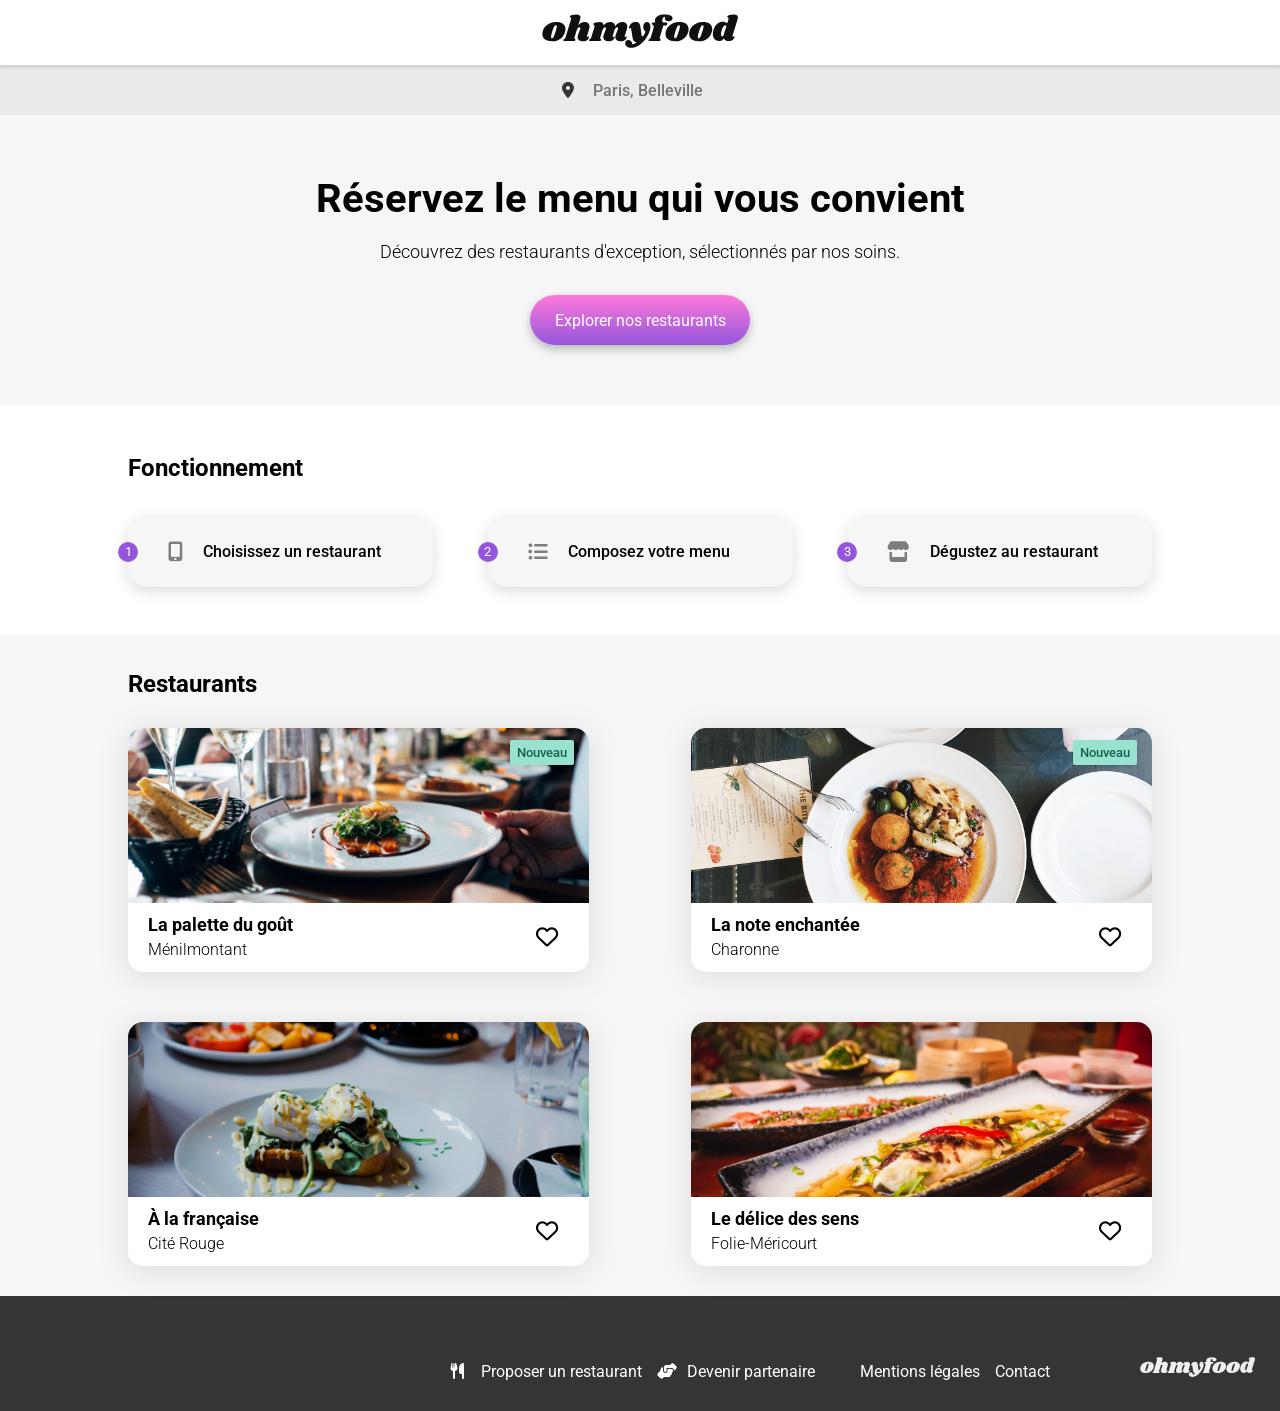
<file: index.html>
<!DOCTYPE html>
<html lang="fr">
<head>
    <meta charset="UTF-8">
    <meta name="viewport" content="width=device-width, initial-scale=1.0">
    <link rel="stylesheet" href="./assets/css/style.css">
    <link rel="preconnect" href="https://fonts.googleapis.com">
    <link rel="preconnect" href="https://fonts.gstatic.com" crossorigin>
    <link href="https://fonts.googleapis.com/css2?family=Roboto:wght@100;300;400;500;700;900&family=Shrikhand&display=swap" rel="stylesheet">
    <link rel="stylesheet" href="https://cdnjs.cloudflare.com/ajax/libs/font-awesome/6.2.1/css/all.min.css"
    integrity="sha512-MV7K8+y+gLIBoVD59lQIYicR65iaqukzvf/nwasF0nqhPay5w/9lJmVM2hMDcnK1OnMGCdVK+iQrJ7lzPJQd1w=="
    crossorigin="anonymous" referrerpolicy="no-referrer">

    <title>Ohmyfood</title>
    <link rel="icon"  type="image/icon" href="./assets/images/logo/favicon.png">

</head>

<body>

    <div class="loader">
        <span class="loader-txt">ohmyfood</span>
        <div class="loader-pizza">
            <span class="loader-plate"></span>
            <img class="loader-img" src="./assets/images/loader-pizza.png" alt="loading image">
            <span class="loader-anim"></span>
        </div>
    </div>



    <header>
        <nav>
            <a href="index.html" class="logo"><img src="./assets/images/logo/ohmyfood@2x.svg" alt="logo ohmyfood"></a>
        </nav>
        
        <section class="search-bar">
            <form method="get" action="#" role="search" class="search-bar-content">
                    <i class="fa-solid fa-location-dot"></i>
                    <input type="search" id="text-area" class="search-text" name="q" aria-label="rechercher un restaurant par location" placeholder="Paris, Belleville">
            </form>
        </section>
    </header>




    <main>
        <section class="section-hero">
            <h1>Réservez le menu qui vous convient</h1>
            <p>Découvrez des restaurants d'exception, sélectionnés par nos soins.</p>
            <a href="#restaurants" class="main-button">Explorer nos restaurants</a>
        </section>


        <section class="section-fonct">
            <h2 class="section-title">Fonctionnement</h2>

            <div class="fonct-cards-list">
                <article class="fonct-card">
                    <span class="badge-number">1</span>
                    <i class="fa-solid fa-mobile-screen-button"></i>
                    <h3>Choisissez un restaurant</h3>
                </article>

                <article class="fonct-card">
                    <span class="badge-number">2</span>
                    <i class="fa-solid fa-list-ul"></i>
                    <h3>Composez votre menu</h3>
                </article>

                <article class="fonct-card">
                    <span class="badge-number">3</span>
                    <i class="fa-solid fa-store"></i>
                    <h3>Dégustez au restaurant</h3>
                </article>
            </div>
        </section>


        <section class="section-home-restos">
            <h2 class="section-title" id="restaurants">Restaurants</h2>
    
            <div class="restos-cards-list">

                <a href="./restaurants/la_palette_du_gout.html"><article class="restos-card">
                    <img class="restos-img" src="./assets/images/restaurants/la-palette-du-gout.jpg" alt="photo d'un plat du restaurant La palette du goût">
                    <span class="badge-new">Nouveau</span>
                        <h3 class="restos-name">La palette du goût</h3>
                        <h4 class="restos-location">Ménilmontant</h4>
                        <div class="hearts">
                            <i class="fa-sharp fa-regular fa-heart empty-heart"></i>
                            <i class="fa-sharp fa-solid fa-heart full-heart"></i>
                        </div>
                    </article></a>

                <a href="./restaurants/la_note_enchantee.html"><article class="restos-card">
                    <img class="restos-img" src="./assets/images/restaurants/la-note-enchantee.jpg" alt="photo d'un plat du restaurant La note enchantée">
                    <span class="badge-new">Nouveau</span>
                        <h3 class="restos-name">La note enchantée</h3>
                        <h4 class="restos-location">Charonne</h4>
                        <div class="hearts">
                            <i class="fa-sharp fa-regular fa-heart empty-heart"></i>
                            <i class="fa-sharp fa-solid fa-heart full-heart"></i>
                        </div>
                    </article></a>

                <a href="./restaurants/a_la_francaise.html"><article class="restos-card">
                    <img class="restos-img" src="./assets/images/restaurants/a-la-francaise.jpg" alt="photo d'un plat du restaurant À la française">
                        <h3 class="restos-name">À la française</h3>
                        <h4 class="restos-location">Cité Rouge</h4>
                        <div class="hearts">
                            <i class="fa-sharp fa-regular fa-heart empty-heart"></i>
                            <i class="fa-sharp fa-solid fa-heart full-heart"></i>
                        </div>
                </article></a>

                <a href="./restaurants/le_delice_des_sens.html"><article class="restos-card">
                    <img class="restos-img" src="./assets/images/restaurants/le-delice-des-sens.jpg" alt="photo d'un plat du restaurant Le délice des sens">
                        <h3 class="restos-name">Le délice des sens</h3>
                        <h4 class="restos-location">Folie-Méricourt</h4>
                        <div class="hearts">
                            <i class="fa-sharp fa-regular fa-heart empty-heart"></i>
                            <i class="fa-sharp fa-solid fa-heart full-heart"></i>
                        </div>
                </article></a>

            </div>

        </section>
    </main>



    <footer>
        <a href="index.html"><img class="logo" src="./assets/images/logo/ohmyfood@2x.svg" alt="logo ohmyfood"></a>
        <ul class="footer-list">
            <li><a class="footer-link" href="#"><i class="fa-solid fa-utensils"></i>Proposer un restaurant</a></li>
            <li><a class="footer-link" href="#"><i class="fa-solid fa-handshake-angle"></i>Devenir partenaire</a></li>
            <li><a class="footer-link footer-space" href="#">Mentions légales</a></li>
            <li><address><a class="footer-link" href="mailto:ohmyfood@gmail.com">Contact</a></address></li>
        </ul>
    </footer>
    
</body> 
</html>
</file>
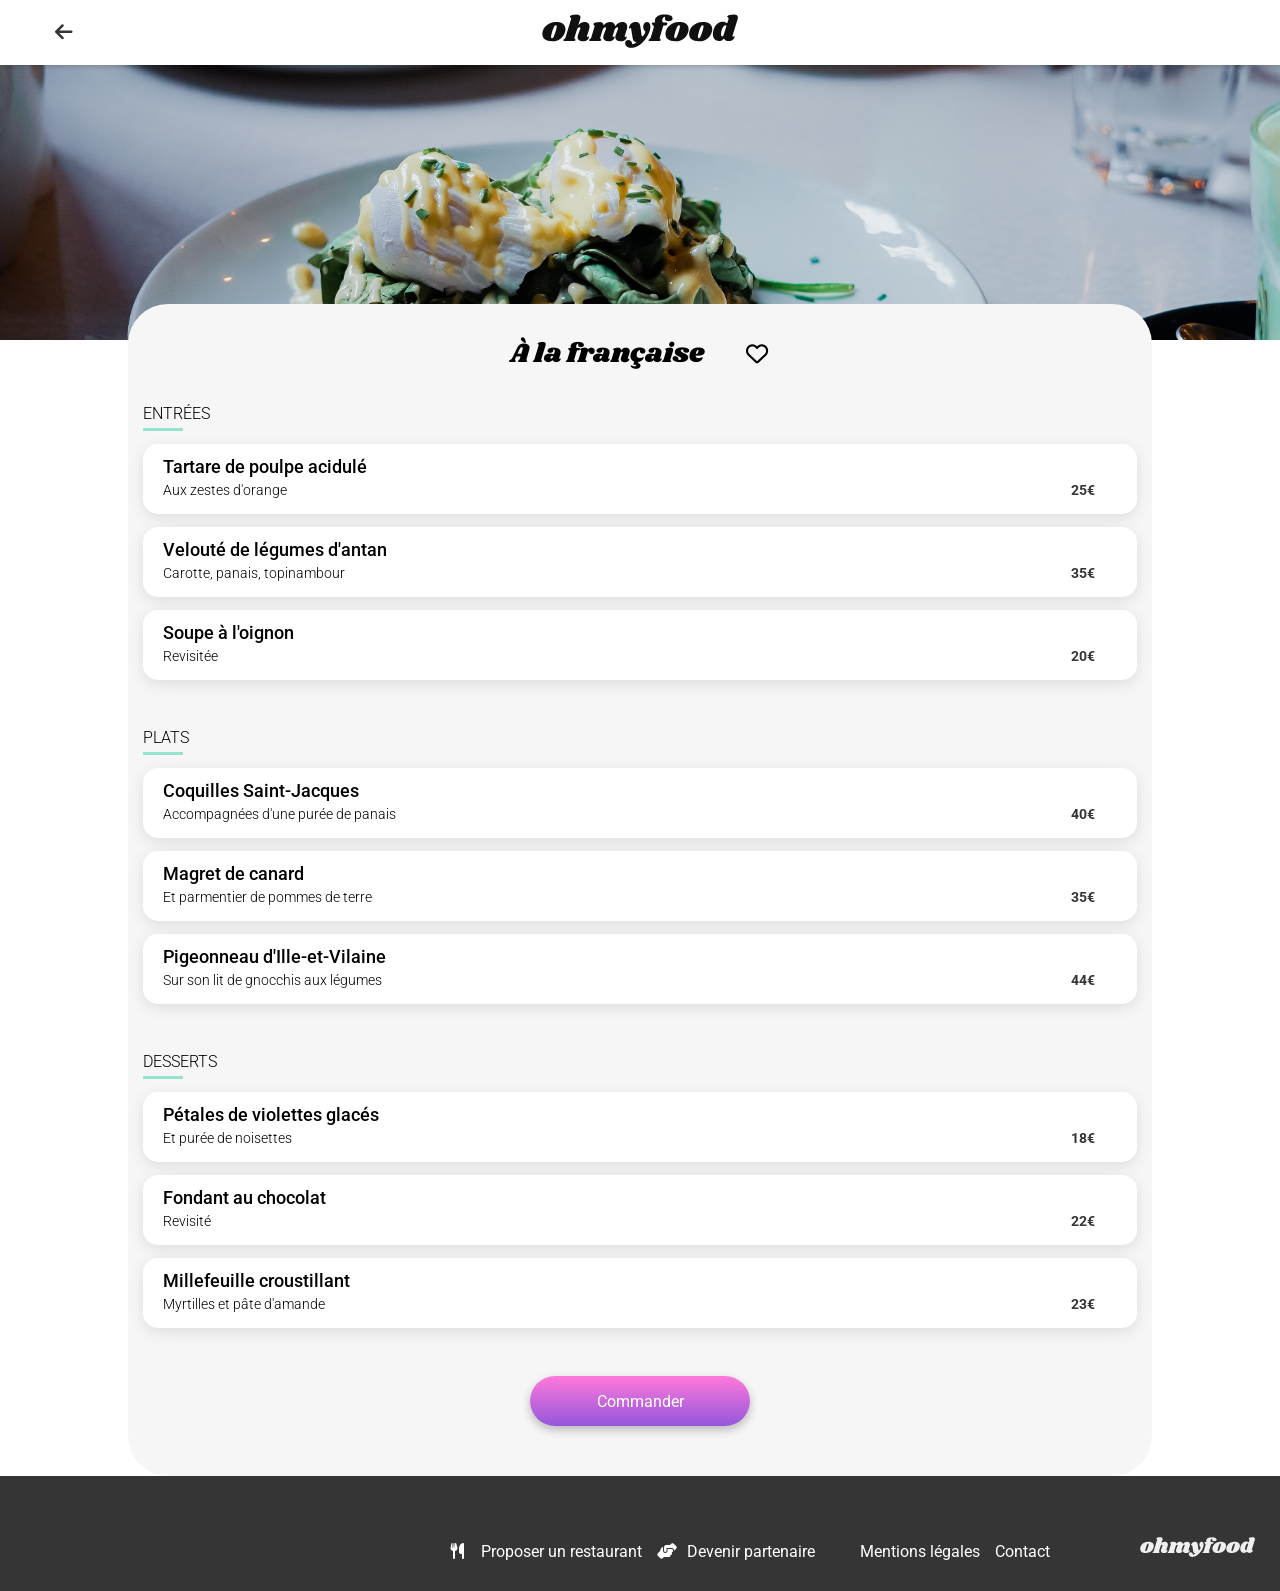
<file: restaurants/a_la_francaise.html>
<!DOCTYPE html>
<html lang="fr">
<head>
    <meta charset="UTF-8">
    <meta name="viewport" content="width=device-width, initial-scale=1.0">
    <link rel="stylesheet" href="../assets/css/style.css">
    <link rel="preconnect" href="https://fonts.googleapis.com">
    <link rel="preconnect" href="https://fonts.gstatic.com" crossorigin>
    <link href="https://fonts.googleapis.com/css2?family=Roboto:wght@100;300;400;500;700;900&family=Shrikhand&display=swap" rel="stylesheet">
    <link rel="stylesheet" href="https://cdnjs.cloudflare.com/ajax/libs/font-awesome/6.2.1/css/all.min.css"
    integrity="sha512-MV7K8+y+gLIBoVD59lQIYicR65iaqukzvf/nwasF0nqhPay5w/9lJmVM2hMDcnK1OnMGCdVK+iQrJ7lzPJQd1w=="
    crossorigin="anonymous" referrerpolicy="no-referrer">

    <title>Ohmyfood</title>
    <link rel="icon"  type="image/icon" href="../assets/images/logo/favicon.png">
</head>

<body>

    <header>
        <nav>
            <a href= "../index.html#restaurants"><i class="fa-solid fa-arrow-left"></i></a>
            <a href="../index.html"><img class="logo" src="../assets/images/logo/ohmyfood@2x.svg" alt="logo ohmyfood"></a>
        </nav>
    </header>



    <main>
        <section>
            <img class="menu-img" src="../assets/images/restaurants/a-la-francaise.jpg" alt="photo d'un plat du restaurant À la française">
            <div class="full-menu">
                <div class="menu-resto">
                    <h1>À la française</h1>
                    <div class="hearts">
                        <i class="fa-sharp fa-regular fa-heart empty-heart"></i>
                        <i class="fa-sharp fa-solid fa-heart full-heart"></i>
                    </div>
                </div>

                <article class="menu-section entree">
                    <h2 class="menu-section-title">Entrées</h2>

                    <div class="menu-content">
                        <div class="menu-infos">
                            <h3 class="plat-title">Tartare de poulpe acidulé</h3>
                            <h4 class="plat-sub">Aux zestes d'orange</h4>
                            <span class="plat-price">25€</span>
                        </div>
                            <i class="fa-solid fa-circle-check"></i>
                    </div>

                    <div class="menu-content">
                        <div class="menu-infos">
                            <h3 class="plat-title">Velouté de légumes d'antan</h3>
                            <h4 class="plat-sub">Carotte, panais, topinambour</h4>
                            <span class="plat-price">35€</span>
                        </div>
                            <i class="fa-solid fa-circle-check"></i>
                    </div>

                    <div class="menu-content">
                        <div class="menu-infos">
                            <h3 class="plat-title">Soupe à l'oignon</h3>
                            <h4 class="plat-sub">Revisitée</h4>
                            <span class="plat-price">20€</span>
                        </div>
                            <i class="fa-solid fa-circle-check"></i>
                    </div>
                </article>


                <article class="menu-section plats">
                    <h2 class="menu-section-title">Plats</h2>

                    <div class="menu-content">
                        <div class="menu-infos">
                            <h3 class="plat-title">Coquilles Saint-Jacques</h3>
                            <h4 class="plat-sub">Accompagnées d'une purée de panais</h4>
                            <span class="plat-price">40€</span>
                        </div>
                            <i class="fa-solid fa-circle-check"></i>
                    </div>

                    <div class="menu-content">
                        <div class="menu-infos">
                            <h3 class="plat-title">Magret de canard</h3>
                            <h4 class="plat-sub">Et parmentier de pommes de terre</h4>
                            <span class="plat-price">35€</span>
                        </div>
                            <i class="fa-solid fa-circle-check"></i>
                    </div>

                    <div class="menu-content">
                        <div class="menu-infos">
                            <h3 class="plat-title">Pigeonneau d'Ille-et-Vilaine</h3>
                            <h4 class="plat-sub">Sur son lit de gnocchis aux légumes</h4>
                            <span class="plat-price">44€</span>
                        </div>
                            <i class="fa-solid fa-circle-check"></i>
                    </div>
                </article>


                <article class="menu-section desserts">
                    <h2 class="menu-section-title">Desserts</h2>

                    <div class="menu-content">
                        <div class="menu-infos">
                            <h3 class="plat-title">Pétales de violettes glacés</h3>
                            <h4 class="plat-sub">Et purée de noisettes</h4>
                            <span class="plat-price">18€</span>
                        </div>
                            <i class="fa-solid fa-circle-check"></i>
                    </div>

                    <div class="menu-content">
                        <div class="menu-infos">
                            <h3 class="plat-title">Fondant au chocolat</h3>
                            <h4 class="plat-sub">Revisité</h4>
                            <span class="plat-price">22€</span>
                        </div>
                            <i class="fa-solid fa-circle-check"></i>
                    </div>

                    <div class="menu-content">
                        <div class="menu-infos">
                            <h3 class="plat-title">Millefeuille croustillant</h3>
                            <h4 class="plat-sub">Myrtilles et pâte d'amande</h4>
                            <span class="plat-price">23€</span>
                        </div>
                            <i class="fa-solid fa-circle-check"></i>
                    </div>
                </article>

                <a href="#restaurants" class="main-button menu-button">Commander</a>
            </div>
        </section>
    </main>

    <footer>
        <a href="../index.html"><img class="logo" src="../assets/images/logo/ohmyfood@2x.svg" alt="logo ohmyfood"></a>
        <ul class="footer-list">
            <li><a class="footer-link" href="#"><i class="fa-solid fa-utensils"></i>Proposer un restaurant</a></li>
            <li><a class="footer-link" href="#"><i class="fa-solid fa-handshake-angle"></i>Devenir partenaire</a></li>
            <li><a class="footer-link footer-space" href="#">Mentions légales</a></li>
            <li><address><a class="footer-link" href="mailto:ohmyfood@gmail.com">Contact</a></address></li>
        </ul>
    </footer>

</body>
</file>
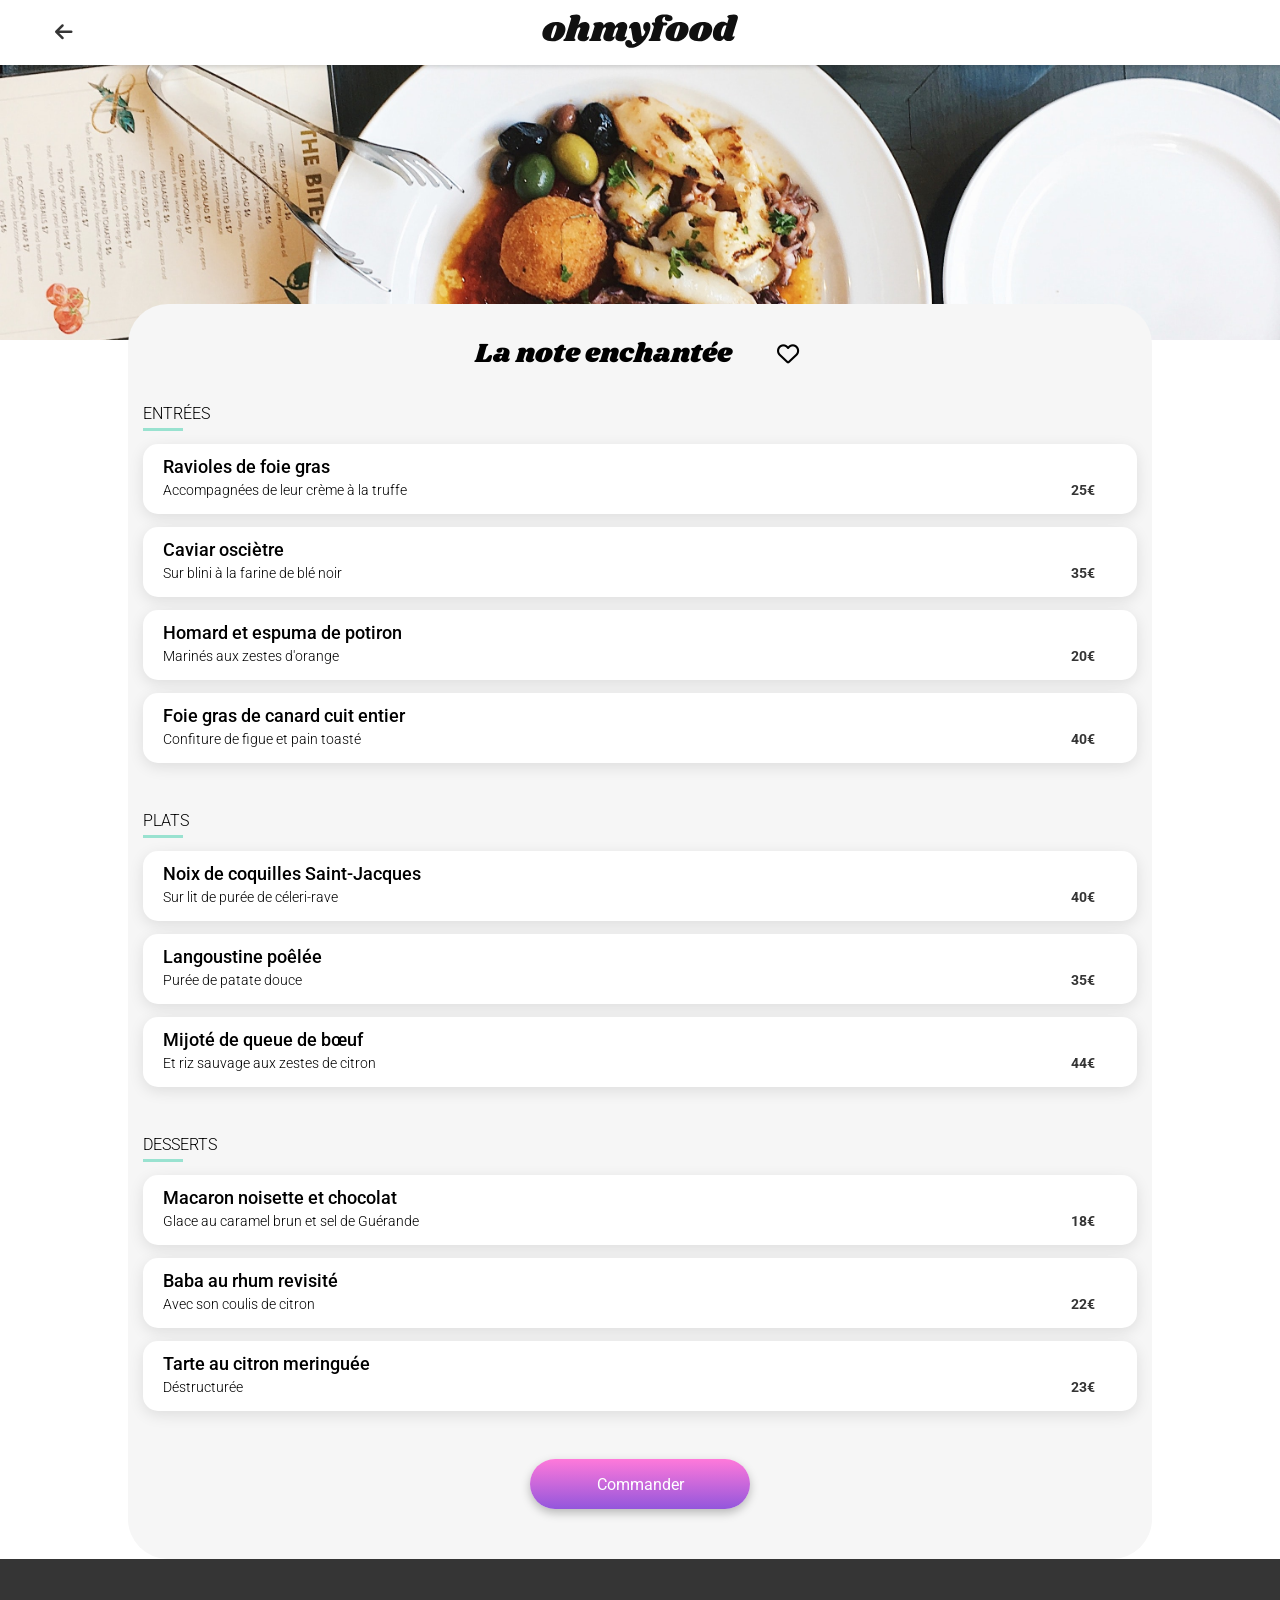
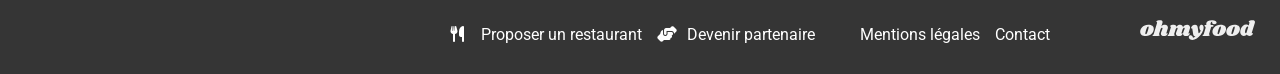
<file: restaurants/la_note_enchantee.html>
<!DOCTYPE html>
<html lang="fr">
<head>
    <meta charset="UTF-8">
    <meta name="viewport" content="width=device-width, initial-scale=1.0">
    <link rel="stylesheet" href="../assets/css/style.css">
    <link rel="preconnect" href="https://fonts.googleapis.com">
    <link rel="preconnect" href="https://fonts.gstatic.com" crossorigin>
    <link href="https://fonts.googleapis.com/css2?family=Roboto:wght@100;300;400;500;700;900&family=Shrikhand&display=swap" rel="stylesheet">
    <link rel="stylesheet" href="https://cdnjs.cloudflare.com/ajax/libs/font-awesome/6.2.1/css/all.min.css"
    integrity="sha512-MV7K8+y+gLIBoVD59lQIYicR65iaqukzvf/nwasF0nqhPay5w/9lJmVM2hMDcnK1OnMGCdVK+iQrJ7lzPJQd1w=="
    crossorigin="anonymous" referrerpolicy="no-referrer">

    <title>Ohmyfood</title>
    <link rel="icon"  type="image/icon" href="../assets/images/logo/favicon.png">
</head>

<body>

    <header>
        <nav>
            <a href= "../index.html#restaurants"><i class="fa-solid fa-arrow-left"></i></a>
            <a href="../index.html"><img class="logo" src="../assets/images/logo/ohmyfood@2x.svg" alt="logo ohmyfood"></a>
        </nav>
    </header>



    <main>
        <section>
            <img class="menu-img" src="../assets/images/restaurants/la-note-enchantee.jpg" alt="photo d'un plat du restaurant La note enchantée">
            <div class="full-menu">
                <div class="menu-resto">
                    <h1>La note enchantée</h1>
                    <div class="hearts">
                        <i class="fa-sharp fa-regular fa-heart empty-heart"></i>
                        <i class="fa-sharp fa-solid fa-heart full-heart"></i>
                    </div>
                </div>

                <article class="menu-section entree">
                    <h2 class="menu-section-title">Entrées</h2>

                    <div class="menu-content">
                        <div class="menu-infos">
                            <h3 class="plat-title">Ravioles de foie gras</h3>
                            <h4 class="plat-sub">Accompagnées de leur crème à la truffe</h4>
                            <span class="plat-price">25€</span>
                        </div>
                            <i class="fa-solid fa-circle-check"></i>
                    </div>

                    <div class="menu-content">
                        <div class="menu-infos">
                            <h3 class="plat-title">Caviar osciètre</h3>
                            <h4 class="plat-sub">Sur blini à la farine de blé noir</h4>
                            <span class="plat-price">35€</span>
                        </div>
                            <i class="fa-solid fa-circle-check"></i>
                    </div>

                    <div class="menu-content">
                        <div class="menu-infos">
                            <h3 class="plat-title">Homard et espuma de potiron</h3>
                            <h4 class="plat-sub">Marinés aux zestes d'orange</h4>
                            <span class="plat-price">20€</span>
                        </div>
                            <i class="fa-solid fa-circle-check"></i>
                    </div>

                    <div class="menu-content">
                        <div class="menu-infos">
                            <h3 class="plat-title">Foie gras de canard cuit entier</h3>
                            <h4 class="plat-sub">Confiture de figue et pain toasté</h4>
                            <span class="plat-price">40€</span>
                        </div>
                            <i class="fa-solid fa-circle-check"></i>
                    </div>
                </article>


                <article class="menu-section plats">
                    <h2 class="menu-section-title">Plats</h2>

                    <div class="menu-content">
                        <div class="menu-infos">
                            <h3 class="plat-title">Noix de coquilles Saint-Jacques</h3>
                            <h4 class="plat-sub">Sur lit de purée de céleri-rave</h4>
                            <span class="plat-price">40€</span>
                        </div>
                            <i class="fa-solid fa-circle-check"></i>
                    </div>

                    <div class="menu-content">
                        <div class="menu-infos">
                            <h3 class="plat-title">Langoustine poêlée</h3>
                            <h4 class="plat-sub">Purée de patate douce</h4>
                            <span class="plat-price">35€</span>
                        </div>
                            <i class="fa-solid fa-circle-check"></i>
                    </div>

                    <div class="menu-content">
                        <div class="menu-infos">
                            <h3 class="plat-title">Mijoté de queue de bœuf</h3>
                            <h4 class="plat-sub">Et riz sauvage aux zestes de citron</h4>
                            <span class="plat-price">44€</span>
                        </div>
                            <i class="fa-solid fa-circle-check"></i>
                    </div>
                </article>


                <article class="menu-section desserts">
                    <h2 class="menu-section-title">Desserts</h2>

                    <div class="menu-content">
                        <div class="menu-infos">
                            <h3 class="plat-title">Macaron noisette et chocolat</h3>
                            <h4 class="plat-sub">Glace au caramel brun et sel de Guérande</h4>
                            <span class="plat-price">18€</span>
                        </div>
                            <i class="fa-solid fa-circle-check"></i>
                    </div>

                    <div class="menu-content">
                        <div class="menu-infos">
                            <h3 class="plat-title">Baba au rhum revisité</h3>
                            <h4 class="plat-sub">Avec son coulis de citron</h4>
                            <span class="plat-price">22€</span>
                        </div>
                            <i class="fa-solid fa-circle-check"></i>
                    </div>

                    <div class="menu-content">
                        <div class="menu-infos">
                            <h3 class="plat-title">Tarte au citron meringuée</h3>
                            <h4 class="plat-sub">Déstructurée</h4>
                            <span class="plat-price">23€</span>
                        </div>
                            <i class="fa-solid fa-circle-check"></i>
                    </div>
                </article>

                <a href="#restaurants" class="main-button menu-button">Commander</a>
            </div>
        </section>
    </main>

    <footer>
        <a href="../index.html"><img class="logo" src="../assets/images/logo/ohmyfood@2x.svg" alt="logo ohmyfood"></a>
        <ul class="footer-list">
            <li><a class="footer-link" href="#"><i class="fa-solid fa-utensils"></i>Proposer un restaurant</a></li>
            <li><a class="footer-link" href="#"><i class="fa-solid fa-handshake-angle"></i>Devenir partenaire</a></li>
            <li><a class="footer-link footer-space" href="#">Mentions légales</a></li>
            <li><address><a class="footer-link" href="mailto:ohmyfood@gmail.com">Contact</a></address></li>
        </ul>
    </footer>

</body>
</file>
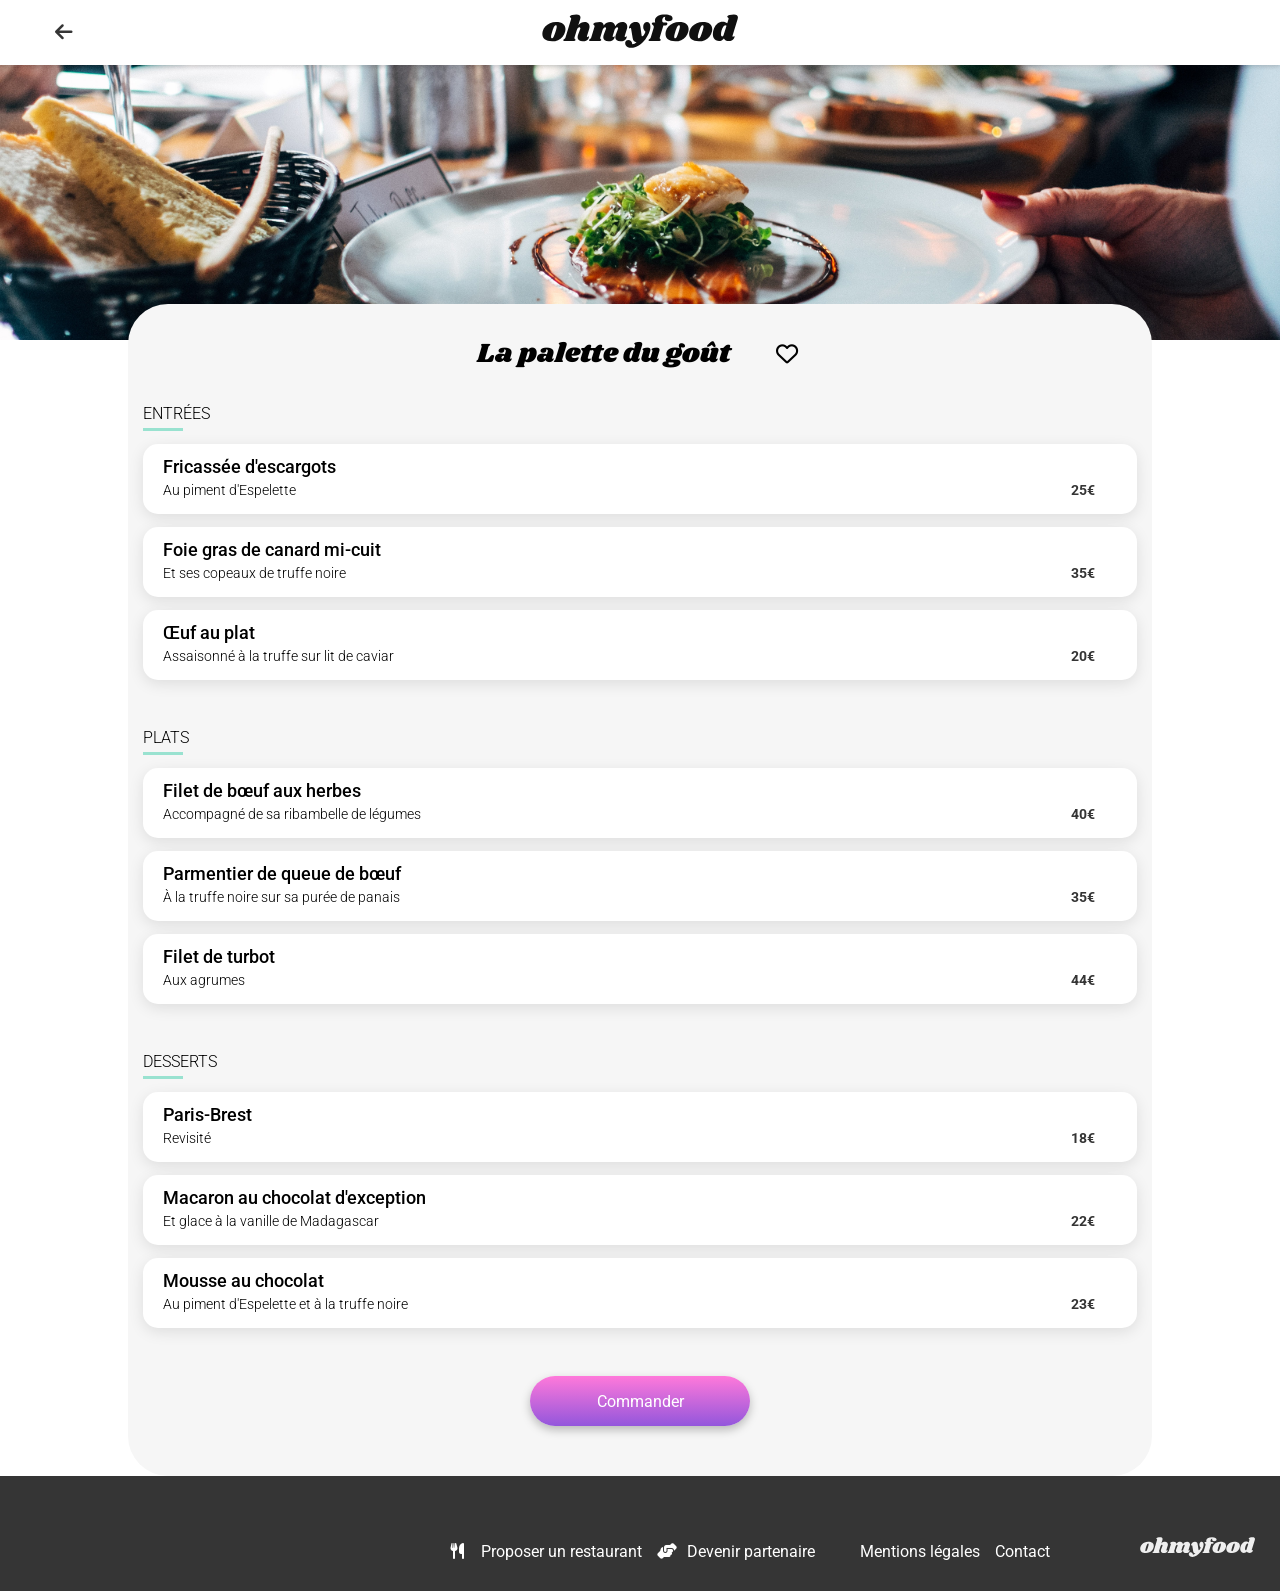
<file: restaurants/la_palette_du_gout.html>
<!DOCTYPE html>
<html lang="fr">
<head>
    <meta charset="UTF-8">
    <meta name="viewport" content="width=device-width, initial-scale=1.0">
    <link rel="stylesheet" href="../assets/css/style.css">
    <link rel="preconnect" href="https://fonts.googleapis.com">
    <link rel="preconnect" href="https://fonts.gstatic.com" crossorigin>
    <link href="https://fonts.googleapis.com/css2?family=Roboto:wght@100;300;400;500;700;900&family=Shrikhand&display=swap" rel="stylesheet">
    <link rel="stylesheet" href="https://cdnjs.cloudflare.com/ajax/libs/font-awesome/6.2.1/css/all.min.css"
    integrity="sha512-MV7K8+y+gLIBoVD59lQIYicR65iaqukzvf/nwasF0nqhPay5w/9lJmVM2hMDcnK1OnMGCdVK+iQrJ7lzPJQd1w=="
    crossorigin="anonymous" referrerpolicy="no-referrer">

    <title>Ohmyfood</title>
    <link rel="icon"  type="image/icon" href="../assets/images/logo/favicon.png">
</head>

<body>

    <header>
        <nav>
            <a href= "../index.html#restaurants"><i class="fa-solid fa-arrow-left"></i></a>
            <a href="../index.html"><img class="logo" src="../assets/images/logo/ohmyfood@2x.svg" alt="logo ohmyfood"></a>
        </nav>
    </header>



    <main>
        <section>
            <img class="menu-img" src="../assets/images/restaurants/la-palette-du-gout.jpg" alt="photo d'un plat du restaurant La palette du goût">
            <div class="full-menu">
                <div class="menu-resto">
                    <h1>La palette du goût</h1>
                    <div class="hearts">
                        <i class="fa-sharp fa-regular fa-heart empty-heart"></i>
                        <i class="fa-sharp fa-solid fa-heart full-heart"></i>
                    </div>
                </div>

                <article class="menu-section entree">
                    <h2 class="menu-section-title">Entrées</h2>

                    <div class="menu-content">
                        <div class="menu-infos">
                            <h3 class="plat-title">Fricassée d'escargots</h3>
                            <h4 class="plat-sub">Au piment d'Espelette</h4>
                            <span class="plat-price">25€</span>
                        </div>
                            <i class="fa-solid fa-circle-check"></i>
                    </div>

                    <div class="menu-content">
                        <div class="menu-infos">
                            <h3 class="plat-title">Foie gras de canard mi-cuit</h3>
                            <h4 class="plat-sub">Et ses copeaux de truffe noire</h4>
                            <span class="plat-price">35€</span>
                        </div>
                            <i class="fa-solid fa-circle-check"></i>
                    </div>

                    <div class="menu-content">
                        <div class="menu-infos">
                            <h3 class="plat-title">Œuf au plat</h3>
                            <h4 class="plat-sub">Assaisonné à la truffe sur lit de caviar</h4>
                            <span class="plat-price">20€</span>
                        </div>
                            <i class="fa-solid fa-circle-check"></i>
                    </div>
                </article>


                <article class="menu-section plats">
                    <h2 class="menu-section-title">Plats</h2>

                    <div class="menu-content">
                        <div class="menu-infos">
                            <h3 class="plat-title">Filet de bœuf aux herbes</h3>
                            <h4 class="plat-sub">Accompagné de sa ribambelle de légumes</h4>
                            <span class="plat-price">40€</span>
                        </div>
                            <i class="fa-solid fa-circle-check"></i>
                    </div>

                    <div class="menu-content">
                        <div class="menu-infos">
                            <h3 class="plat-title">Parmentier de queue de bœuf</h3>
                            <h4 class="plat-sub">À la truffe noire sur sa purée de panais</h4>
                            <span class="plat-price">35€</span>
                        </div>
                            <i class="fa-solid fa-circle-check"></i>
                    </div>

                    <div class="menu-content">
                        <div class="menu-infos">
                            <h3 class="plat-title">Filet de turbot</h3>
                            <h4 class="plat-sub">Aux agrumes</h4>
                            <span class="plat-price">44€</span>
                        </div>
                            <i class="fa-solid fa-circle-check"></i>
                    </div>
                </article>


                <article class="menu-section desserts">
                    <h2 class="menu-section-title">Desserts</h2>

                    <div class="menu-content">
                        <div class="menu-infos">
                            <h3 class="plat-title">Paris-Brest</h3>
                            <h4 class="plat-sub">Revisité</h4>
                            <span class="plat-price">18€</span>
                        </div>
                            <i class="fa-solid fa-circle-check"></i>
                    </div>

                    <div class="menu-content">
                        <div class="menu-infos">
                            <h3 class="plat-title">Macaron au chocolat d'exception</h3>
                            <h4 class="plat-sub">Et glace à la vanille de Madagascar</h4>
                            <span class="plat-price">22€</span>
                        </div>
                            <i class="fa-solid fa-circle-check"></i>
                    </div>

                    <div class="menu-content">
                        <div class="menu-infos">
                            <h3 class="plat-title">Mousse au chocolat</h3>
                            <h4 class="plat-sub">Au piment d'Espelette et à la truffe noire</h4>
                            <span class="plat-price">23€</span>
                        </div>
                            <i class="fa-solid fa-circle-check"></i>
                    </div>
                </article>

                <a href="#restaurants" class="main-button menu-button">Commander</a>
            </div>
        </section>
    </main>

    <footer>
        <a href="../index.html"><img class="logo" src="../assets/images/logo/ohmyfood@2x.svg" alt="logo ohmyfood"></a>
        <ul class="footer-list">
            <li><a class="footer-link" href="#"><i class="fa-solid fa-utensils"></i>Proposer un restaurant</a></li>
            <li><a class="footer-link" href="#"><i class="fa-solid fa-handshake-angle"></i>Devenir partenaire</a></li>
            <li><a class="footer-link footer-space" href="#">Mentions légales</a></li>
            <li><address><a class="footer-link" href="mailto:ohmyfood@gmail.com">Contact</a></address></li>
        </ul>
    </footer>

</body>
</file>
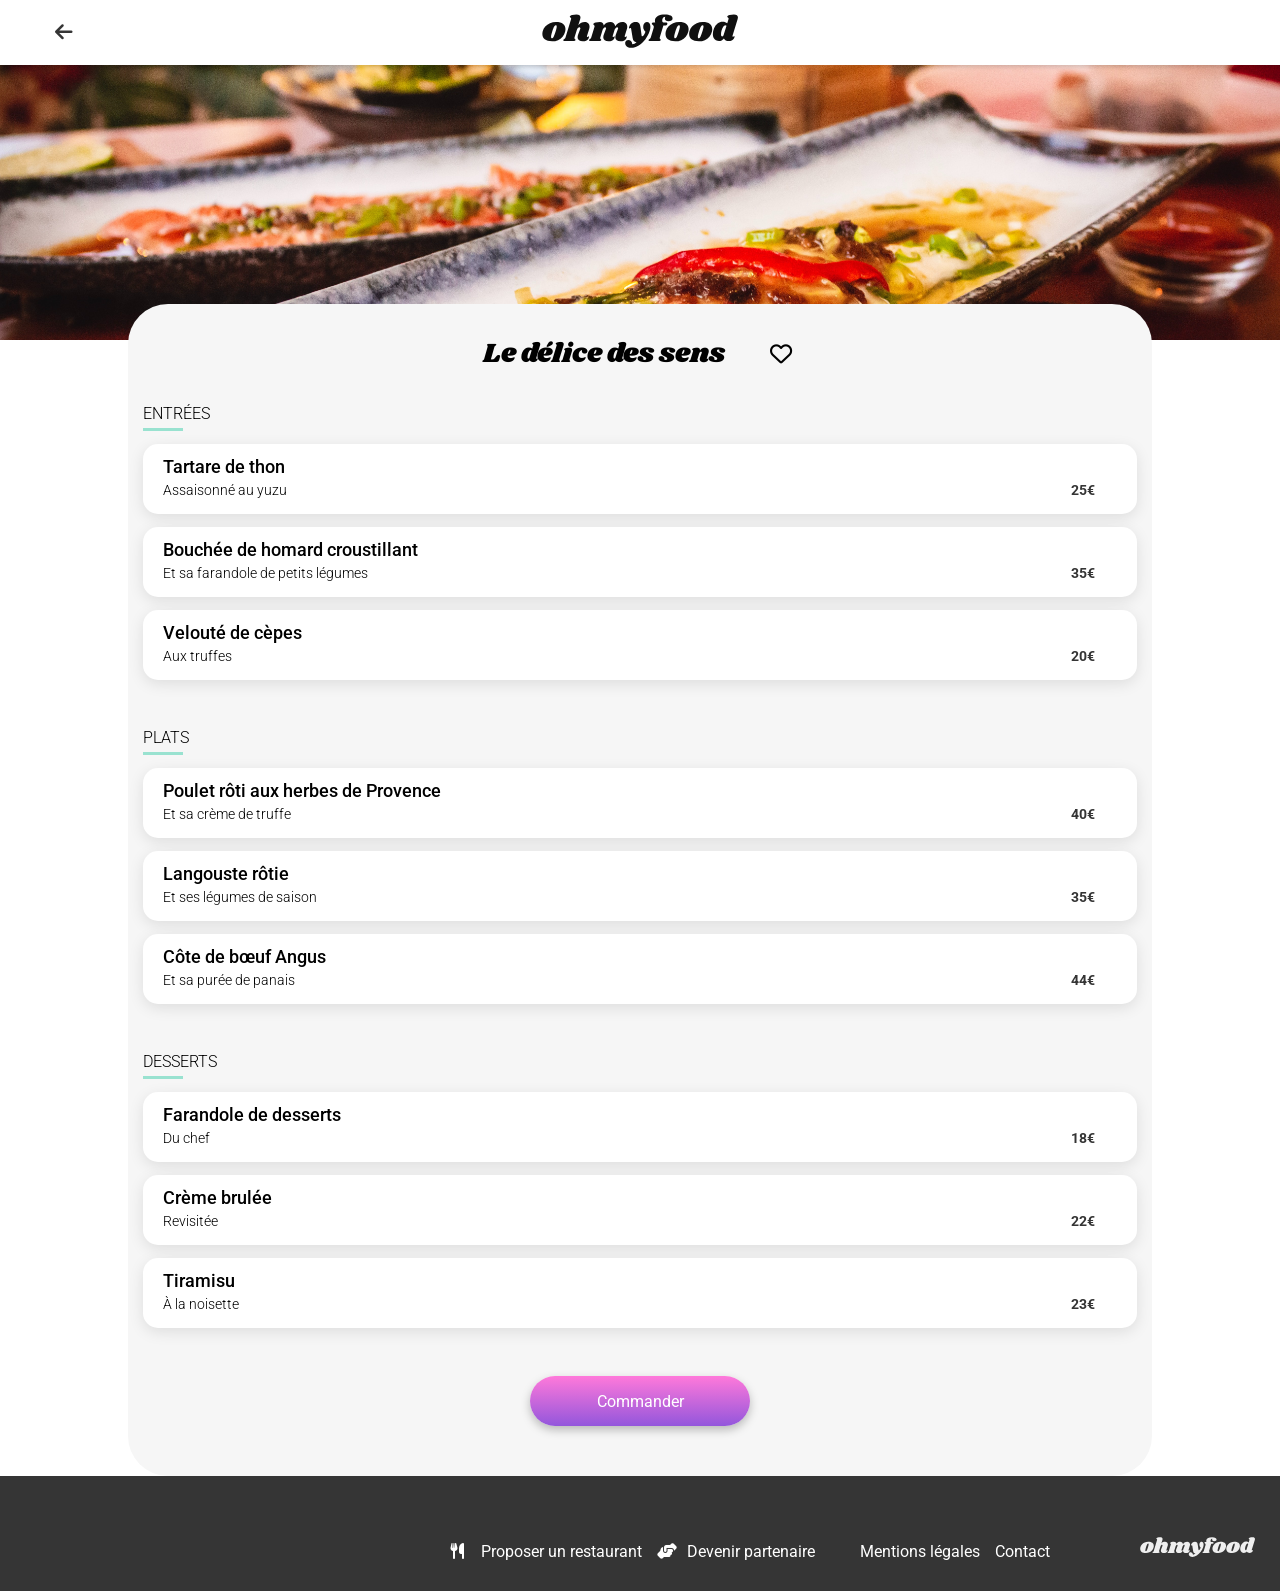
<file: restaurants/le_delice_des_sens.html>
<!DOCTYPE html>
<html lang="fr">
<head>
    <meta charset="UTF-8">
    <meta name="viewport" content="width=device-width, initial-scale=1.0">
    <link rel="stylesheet" href="../assets/css/style.css">
    <link rel="preconnect" href="https://fonts.googleapis.com">
    <link rel="preconnect" href="https://fonts.gstatic.com" crossorigin>
    <link href="https://fonts.googleapis.com/css2?family=Roboto:wght@100;300;400;500;700;900&family=Shrikhand&display=swap" rel="stylesheet">
    <link rel="stylesheet" href="https://cdnjs.cloudflare.com/ajax/libs/font-awesome/6.2.1/css/all.min.css"
    integrity="sha512-MV7K8+y+gLIBoVD59lQIYicR65iaqukzvf/nwasF0nqhPay5w/9lJmVM2hMDcnK1OnMGCdVK+iQrJ7lzPJQd1w=="
    crossorigin="anonymous" referrerpolicy="no-referrer">

    <title>Ohmyfood</title>
    <link rel="icon"  type="image/icon" href="../assets/images/logo/favicon.png">
</head>

<body>

    <header>
        <nav>
            <a href= "../index.html#restaurants"><i class="fa-solid fa-arrow-left"></i></a>
            <a href="../index.html"><img class="logo" src="../assets/images/logo/ohmyfood@2x.svg" alt="logo ohmyfood"></a>
        </nav>
    </header>



    <main>
        <section>
            <img class="menu-img" src="../assets/images/restaurants/le-delice-des-sens.jpg" alt="photo d'un plat du restaurant Le délice des sens">
            <div class="full-menu">
                <div class="menu-resto">
                    <h1>Le délice des sens</h1>
                    <div class="hearts">
                        <i class="fa-sharp fa-regular fa-heart empty-heart"></i>
                        <i class="fa-sharp fa-solid fa-heart full-heart"></i>
                    </div>
                </div>

                <article class="menu-section entree">
                    <h2 class="menu-section-title">Entrées</h2>

                    <div class="menu-content">
                        <div class="menu-infos">
                            <h3 class="plat-title">Tartare de thon</h3>
                            <h4 class="plat-sub">Assaisonné au yuzu</h4>
                            <span class="plat-price">25€</span>
                        </div>
                            <i class="fa-solid fa-circle-check"></i>
                    </div>

                    <div class="menu-content">
                        <div class="menu-infos">
                            <h3 class="plat-title">Bouchée de homard croustillant</h3>
                            <h4 class="plat-sub">Et sa farandole de petits légumes</h4>
                            <span class="plat-price">35€</span>
                        </div>
                            <i class="fa-solid fa-circle-check"></i>
                    </div>

                    <div class="menu-content">
                        <div class="menu-infos">
                            <h3 class="plat-title">Velouté de cèpes </h3>
                            <h4 class="plat-sub">Aux truffes</h4>
                            <span class="plat-price">20€</span>
                        </div>
                            <i class="fa-solid fa-circle-check"></i>
                    </div>
                </article>


                <article class="menu-section plats">
                    <h2 class="menu-section-title">Plats</h2>

                    <div class="menu-content">
                        <div class="menu-infos">
                            <h3 class="plat-title">Poulet rôti aux herbes de Provence</h3>
                            <h4 class="plat-sub">Et sa crème de truffe</h4>
                            <span class="plat-price">40€</span>
                        </div>
                            <i class="fa-solid fa-circle-check"></i>
                    </div>

                    <div class="menu-content">
                        <div class="menu-infos">
                            <h3 class="plat-title">Langouste rôtie</h3>
                            <h4 class="plat-sub">Et ses légumes de saison</h4>
                            <span class="plat-price">35€</span>
                        </div>
                            <i class="fa-solid fa-circle-check"></i>
                    </div>

                    <div class="menu-content">
                        <div class="menu-infos">
                            <h3 class="plat-title">Côte de bœuf Angus</h3>
                            <h4 class="plat-sub">Et sa purée de panais</h4>
                            <span class="plat-price">44€</span>
                        </div>
                            <i class="fa-solid fa-circle-check"></i>
                    </div>
                </article>


                <article class="menu-section desserts">
                    <h2 class="menu-section-title">Desserts</h2>

                    <div class="menu-content">
                        <div class="menu-infos">
                            <h3 class="plat-title">Farandole de desserts</h3>
                            <h4 class="plat-sub">Du chef</h4>
                            <span class="plat-price">18€</span>
                        </div>
                            <i class="fa-solid fa-circle-check"></i>
                    </div>

                    <div class="menu-content">
                        <div class="menu-infos">
                            <h3 class="plat-title">Crème brulée</h3>
                            <h4 class="plat-sub">Revisitée</h4>
                            <span class="plat-price">22€</span>
                        </div>
                            <i class="fa-solid fa-circle-check"></i>
                    </div>

                    <div class="menu-content">
                        <div class="menu-infos">
                            <h3 class="plat-title">Tiramisu</h3>
                            <h4 class="plat-sub">À la noisette</h4>
                            <span class="plat-price">23€</span>
                        </div>
                            <i class="fa-solid fa-circle-check"></i>
                    </div>
                </article>

                <a href="#restaurants" class="main-button menu-button">Commander</a>
            </div>
        </section>
    </main>

    <footer>
        <a href="../index.html"><img class="logo" src="../assets/images/logo/ohmyfood@2x.svg" alt="logo ohmyfood"></a>
        <ul class="footer-list">
            <li><a class="footer-link" href="#"><i class="fa-solid fa-utensils"></i>Proposer un restaurant</a></li>
            <li><a class="footer-link" href="#"><i class="fa-solid fa-handshake-angle"></i>Devenir partenaire</a></li>
            <li><a class="footer-link footer-space" href="#">Mentions légales</a></li>
            <li><address><a class="footer-link" href="mailto:ohmyfood@gmail.com">Contact</a></address></li>
        </ul>
    </footer>

</body>
</file>
<file: assets/css/style.css>
nav {
  display: grid;
  justify-items: center;
  align-items: center;
  grid-template-columns: 1fr 8fr 1fr;
}
nav .logo {
  grid-column-start: 2;
}

.restos-card {
  display: grid;
  grid-template-columns: 9fr 1fr 1fr;
  grid-template-rows: 175px 1fr 2fr 2fr 1fr;
  align-items: center;
}
.restos-card .restos-img {
  grid-column: 1/4;
}
.restos-card .restos-name {
  grid-row-start: 3;
  margin-left: 20px;
}
.restos-card .restos-location {
  grid-row-start: 4;
  margin-left: 20px;
}
.restos-card .hearts {
  grid-column: 2/4;
  grid-row: 3/5;
  justify-self: center;
}

.menu-resto {
  display: grid;
  grid-template-columns: 9fr 1fr;
  grid-template-rows: 1fr;
  align-items: center;
  justify-items: center;
}
.menu-resto h1 {
  grid-column-start: 1;
  grid-row-start: 1;
}
.menu-resto .hearts {
  grid-column-start: 2;
  grid-row-start: 1;
}

.menu-infos {
  width: 100%;
  display: grid;
  grid-template-columns: 9fr 1fr;
  grid-template-rows: 1fr 2fr 2fr 1fr;
  align-items: center;
  padding-left: 20px;
}
.menu-infos .plat-title {
  grid-column-start: 1;
  grid-row-start: 2;
}
.menu-infos .plat-sub {
  grid-column-start: 1;
  grid-row-start: 3;
}
.menu-infos .plat-price {
  grid-column-start: 2;
  grid-row-start: 3;
  color: #353535;
}

.menu-content .plat-title, .menu-content .plat-sub {
  overflow: hidden;
  text-overflow: ellipsis;
  white-space: nowrap;
}

* {
  padding: 0;
  margin: 0;
  box-sizing: border-box;
}

a {
  text-decoration: none;
}

* {
  font-family: "Shrikhand", cursive;
  font-family: "Roboto", sans-serif;
}

@keyframes loader {
  0% {
    transform: scale(1);
    filter: blur(0);
    opacity: 1;
  }
  100% {
    transform: scale(2);
    filter: blur(4px);
    opacity: 0;
    z-index: -3;
  }
}
@keyframes loaderfondu {
  0% {
    filter: blur(12px);
    opacity: 0;
  }
  100% {
    filter: blur(0px);
    opacity: 1;
  }
}
@keyframes pizzanim {
  0% {
    background: conic-gradient(#FFFFFF 0deg, transparent 0deg);
  }
  12.5% {
    background: conic-gradient(#FFFFFF 45deg, transparent 46deg);
  }
  25% {
    background: conic-gradient(#FFFFFF 90deg, transparent 91deg);
  }
  37.5% {
    background: conic-gradient(#FFFFFF 135deg, transparent 136deg);
  }
  50% {
    background: conic-gradient(#FFFFFF 180deg, transparent 181deg);
  }
  62.5% {
    background: conic-gradient(#FFFFFF 225deg, transparent 226deg);
  }
  75% {
    background: conic-gradient(#FFFFFF 270deg, transparent 271deg);
  }
  87.5% {
    background: conic-gradient(#FFFFFF 315deg, transparent 316deg);
  }
  100% {
    background: conic-gradient(#FFFFFF 360deg, transparent 360deg);
  }
}
.hearts {
  position: relative;
  width: 1.4em;
  height: 1.4em;
}
.hearts:hover .empty-heart {
  opacity: 0;
}
.hearts:hover .full-heart {
  height: 100%;
}

.empty-heart {
  position: absolute;
  opacity: 1;
  transition: opacity 600ms ease-in-out;
}

.full-heart {
  position: absolute;
  height: 0;
  transition: height 600ms ease-in-out;
}

.menu-section {
  animation-duration: 1.5s;
  animation-fill-mode: backwards;
  animation-name: slidein;
}

@keyframes slidein {
  0% {
    opacity: 0;
    transform: scale(0.8, 0.8);
  }
  100% {
    opacity: 1;
    transform: scale(1, 1);
  }
}
.entree {
  animation-delay: 0.5s;
}

.plats {
  animation-delay: 0.9s;
}

.desserts {
  animation-delay: 1.4s;
}

nav {
  position: relative;
  height: 65px;
  width: 100%;
  box-shadow: 0px 2px 4px rgba(0, 0, 0, 0.15);
}
nav .fa-arrow-left {
  font-size: 20px;
  color: #353535;
}

footer {
  height: 190px;
  background-color: #353535;
  display: flex;
  flex-direction: column;
  justify-content: space-evenly;
  padding-left: 20px;
}
@media (min-width: 729px) {
  footer {
    flex-direction: row;
    align-items: center;
    justify-content: space-around;
  }
}
@media (min-width: 1024px) {
  footer {
    height: 115px;
    padding-bottom: 30px;
    flex-direction: row-reverse;
    align-items: flex-end;
    justify-content: initial;
    gap: 90px;
  }
}
footer a {
  color: white;
}
footer .logo {
  height: 20px;
  filter: invert(1);
}
@media (min-width: 729px) {
  footer .logo {
    height: 25px;
  }
}
@media (min-width: 1024px) {
  footer .logo {
    height: 20px;
    padding-right: 25px;
  }
}

.footer-list {
  gap: 6px;
  list-style: none;
  display: flex;
  flex-direction: column;
  justify-content: space-between;
}
@media (min-width: 729px) {
  .footer-list {
    align-items: flex-end;
  }
}
@media (min-width: 1024px) {
  .footer-list {
    flex-direction: row;
    gap: 15px;
  }
}
.footer-list i {
  display: inline-block;
  width: 30px;
}
.footer-list address {
  font-style: normal;
}
@media (min-width: 1024px) {
  .footer-list .footer-space {
    padding-left: 30px;
  }
}

.loader {
  position: fixed;
  z-index: 3;
  background: linear-gradient(#FF79DA, #9356DC);
  height: 100%;
  width: 100%;
  animation: loader 1s cubic-bezier(0.165, 0.84, 0.44, 1) 3s both;
}

.loader-txt {
  font-family: Shrikhand;
  font-size: 3.5em;
  color: white;
  position: absolute;
  top: 50%;
  left: 50%;
  transform: translate(-50%, -50%);
  animation: loaderfondu 0.6s cubic-bezier(0.55, 0.085, 0.68, 0.53) both;
}

.loader-pizza {
  position: fixed;
  top: 70%;
  left: 50%;
  transform: translate(-50%, -50%);
  width: 130px;
  height: 130px;
  border-radius: 50%;
  animation: loaderfondu 0.6s cubic-bezier(0.55, 0.085, 0.68, 0.53) both;
}
.loader-pizza .loader-plate {
  position: fixed;
  top: 70%;
  left: 50%;
  transform: translate(-50%, -50%);
  width: 130px;
  height: 130px;
  border-radius: 50%;
  background-color: white;
  box-shadow: 5px 7px 32px 5px rgba(0, 0, 0, 0.64);
}
.loader-pizza .loader-img {
  position: fixed;
  top: 70%;
  left: 50%;
  transform: translate(-50%, -50%);
  width: 120px;
  height: 120px;
  border-radius: 50%;
}
.loader-pizza .loader-anim {
  position: fixed;
  top: 70%;
  left: 50%;
  transform: translate(-50%, -50%);
  width: 130px;
  height: 130px;
  border-radius: 50%;
  animation: pizzanim 2.4s 0.6s both;
  box-shadow: inset 0 0 15px #353535;
}

.search-bar {
  height: 50px;
  background-color: #EAEAEA;
  display: flex;
  justify-content: center;
  align-items: center;
}

.search-bar-content {
  height: 19px;
}

.fa-location-dot {
  font-size: 1em;
  color: #353535;
}

.search-text {
  width: 140px;
  border-style: none;
  background: none;
  font-weight: 500;
  font-size: 1em;
  color: #353535;
  padding-left: 15px;
}

.main-button {
  width: 220px;
  height: 50px;
  font-size: 1em;
  background: linear-gradient(#FF79DA, #9356DC);
  box-shadow: 0px 4px 10px rgba(0, 0, 0, 0.25);
  border-radius: 25px;
  border-style: none;
  color: white;
  display: flex;
  justify-content: center;
  align-items: center;
  position: relative;
  z-index: 1;
}
.main-button:hover::after {
  opacity: 1;
}
.main-button::after {
  content: "";
  position: absolute;
  top: 0;
  right: 0;
  bottom: 0;
  left: 0;
  opacity: 0;
  z-index: -1;
  background: linear-gradient(#ff88de, #9b63df);
  box-shadow: 0px 4px 10px rgba(0, 0, 0, 0.45);
  border-radius: 25px;
  transition: all 250ms;
}

.full-heart {
  background: linear-gradient(#9356DC, #FF79DA);
  background-clip: text;
  -webkit-background-clip: text;
  -webkit-text-fill-color: transparent;
  -moz-background-clip: text;
  -moz-text-fill-color: transparent;
  -webkit-text-stroke-width: 0px;
}

.fonct-card {
  width: 320px;
  height: 70px;
  background-color: #F6F6F6;
  box-shadow: 0px 4px 15px rgba(0, 0, 0, 0.15);
  border-radius: 20px;
  display: flex;
  align-items: center;
  justify-content: flex-start;
}
@media (min-width: 1024px) {
  .fonct-card {
    width: 305px;
  }
}
.fonct-card h3 {
  font-size: 1em;
  font-weight: 500;
}
.fonct-card i {
  font-size: 20px;
  padding: 0 20px;
  color: #7E7E7E;
}
.fonct-card:hover > i {
  color: #9356DC;
}

.restos-card {
  background-color: white;
  color: black;
  border-radius: 15px;
  filter: drop-shadow(0px 4px 15px rgba(0, 0, 0, 0.1));
  transition: all 300ms ease-in-out;
}
.restos-card:hover {
  filter: drop-shadow(0px 4px 15px rgba(0, 0, 0, 0.35));
}
.restos-card .restos-img {
  -o-object-fit: cover;
     object-fit: cover;
  width: 100%;
  height: 175px;
  border-radius: 15px 15px 0 0;
}
.restos-card .restos-name {
  font-size: 1.1em;
  font-weight: 700;
  padding-bottom: 3px;
}
.restos-card .restos-location {
  font-size: 1em;
  font-weight: 300;
}
.restos-card .fa-heart {
  font-size: 1.4em;
}

.menu-content {
  margin: 13px 0px;
  border-radius: 15px;
  box-shadow: 0px 4px 15px rgba(0, 0, 0, 0.1);
  height: 70px;
  background-color: white;
}

.badge-number {
  height: 20px;
  width: 20px;
  border-radius: 50%;
  background-color: #9356DC;
  color: white;
  font-size: 0.8em;
  display: flex;
  justify-content: center;
  align-items: center;
  position: relative;
  right: 10px;
}

.badge-new {
  padding: 5px 7px;
  border-radius: 2px;
  box-shadow: 0px 2px 4px rgba(0, 0, 0, 0.15);
  background-color: #99E2D0;
  color: #1b6150;
  font-size: 0.8em;
  font-weight: 500;
  position: absolute;
  right: 15px;
  top: 12px;
}

.section-title {
  font-size: 1.5em;
  font-weight: 700;
}

.section-hero {
  height: 290px;
  background-color: #F6F6F6;
  padding: 0 10px;
  display: flex;
  flex-direction: column;
  align-items: center;
  justify-content: center;
  text-align: center;
}
.section-hero h1 {
  font-size: 1.5em;
  font-weight: 700;
  padding-bottom: 20px;
}
@media (min-width: 1024px) {
  .section-hero h1 {
    font-size: 2.5em;
  }
}
.section-hero p {
  font-size: 1.1em;
  font-weight: 300;
  padding-bottom: 33px;
}

.section-fonct {
  height: 410px;
  display: grid;
  align-content: center;
  justify-content: center;
}
@media (min-width: 1024px) {
  .section-fonct {
    height: 230px;
    padding: 50px 0 50px 0;
    justify-content: initial;
    justify-items: center;
  }
}
.section-fonct h2 {
  padding-bottom: 35px;
  width: 80%;
}

.fonct-cards-list {
  display: flex;
  flex-direction: column;
  align-items: center;
  justify-content: space-between;
  gap: 30px;
}
@media (min-width: 1024px) {
  .fonct-cards-list {
    flex-direction: row;
    width: 80%;
    gap: 3%;
  }
}

.section-home-restos {
  background-color: #F6F6F6;
  padding: 50px 0 65px 0;
  display: grid;
  justify-items: center;
}
@media (min-width: 1024px) {
  .section-home-restos {
    padding: 35px 0 30px 0;
  }
}
.section-home-restos .section-title {
  padding-bottom: 20px;
  width: 90%;
}
@media (min-width: 1024px) {
  .section-home-restos .section-title {
    padding-bottom: 30px;
    width: 80%;
  }
}

.restos-cards-list {
  width: 90%;
  display: flex;
  flex-wrap: wrap;
  justify-content: center;
  gap: 20px;
}
@media (min-width: 729px) {
  .restos-cards-list {
    row-gap: 50px;
    justify-content: space-between;
  }
}
@media (min-width: 1024px) {
  .restos-cards-list {
    width: 80%;
  }
}
.restos-cards-list a {
  width: 100%;
}
@media (min-width: 729px) {
  .restos-cards-list a {
    width: 45%;
  }
}

.menu-img {
  width: 100%;
  height: 275px;
  -o-object-fit: cover;
     object-fit: cover;
}

.full-menu {
  background-color: #F6F6F6;
  padding: 0px 15px;
  display: flex;
  flex-flow: column nowrap;
  align-items: center;
  border-radius: 40px;
  position: relative;
  margin-top: -40px;
}
@media (min-width: 729px) {
  .full-menu {
    width: 90%;
    margin: -40px 5% 0 5%;
  }
}
@media (min-width: 1024px) {
  .full-menu {
    width: 80%;
    margin: -40px 10% 0 10%;
  }
}

.menu-resto h1 {
  font-family: Shrikhand;
  font-size: 1.7em;
  font-weight: 400;
  margin: 30px 0px;
  padding-right: 40px;
}
.menu-resto i {
  font-size: 1.4em;
}

.menu-section {
  width: 100%;
  margin-bottom: 35px;
}

.menu-section-title {
  text-transform: uppercase;
  font-size: 1em;
  font-weight: 300;
}
.menu-section-title::after {
  content: "";
  margin-top: 5px;
  display: block;
  height: 3px;
  width: 40px;
  background-color: #99E2D0;
}

.menu-content {
  display: flex;
  flex-direction: row;
  cursor: pointer;
}
.menu-content .plat-title {
  font-size: 1.1em;
  font-weight: 500;
}
.menu-content .plat-sub {
  font-size: 0.9em;
  font-weight: 300;
}
.menu-content .plat-price {
  font-size: 0.9em;
  font-weight: 700;
  padding-right: 10px;
  justify-self: center;
}

.menu-content i {
  display: flex;
  align-items: center;
  justify-content: center;
  color: white;
  width: 0;
  height: 100%;
  font-size: 0;
  border-radius: 0 15px 15px 0;
  background-color: #99E2D0;
  transition: all 600ms 150ms ease-in-out;
  cursor: pointer;
}

.menu-content:hover i {
  width: 60px;
  font-size: 20px;
}

.menu-button {
  margin-bottom: 50px;
}/*# sourceMappingURL=style.css.map */
</file>
